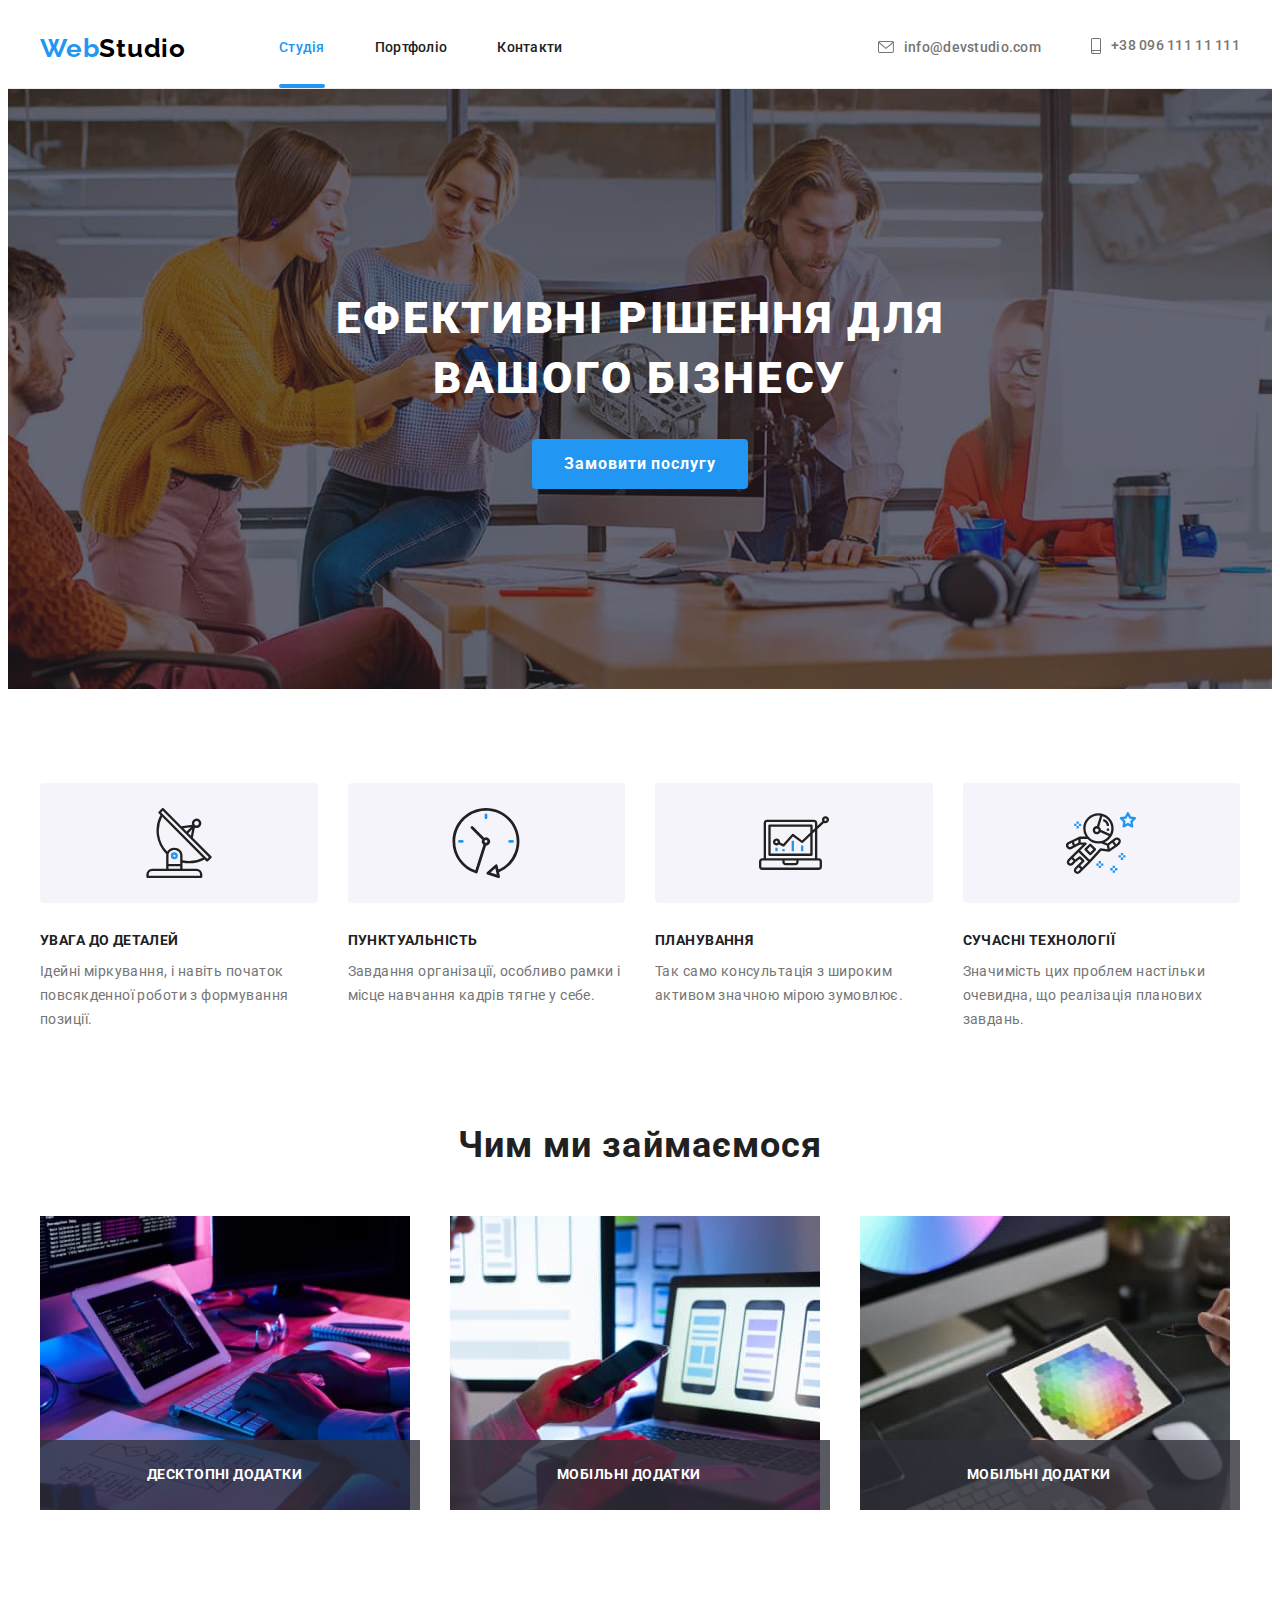
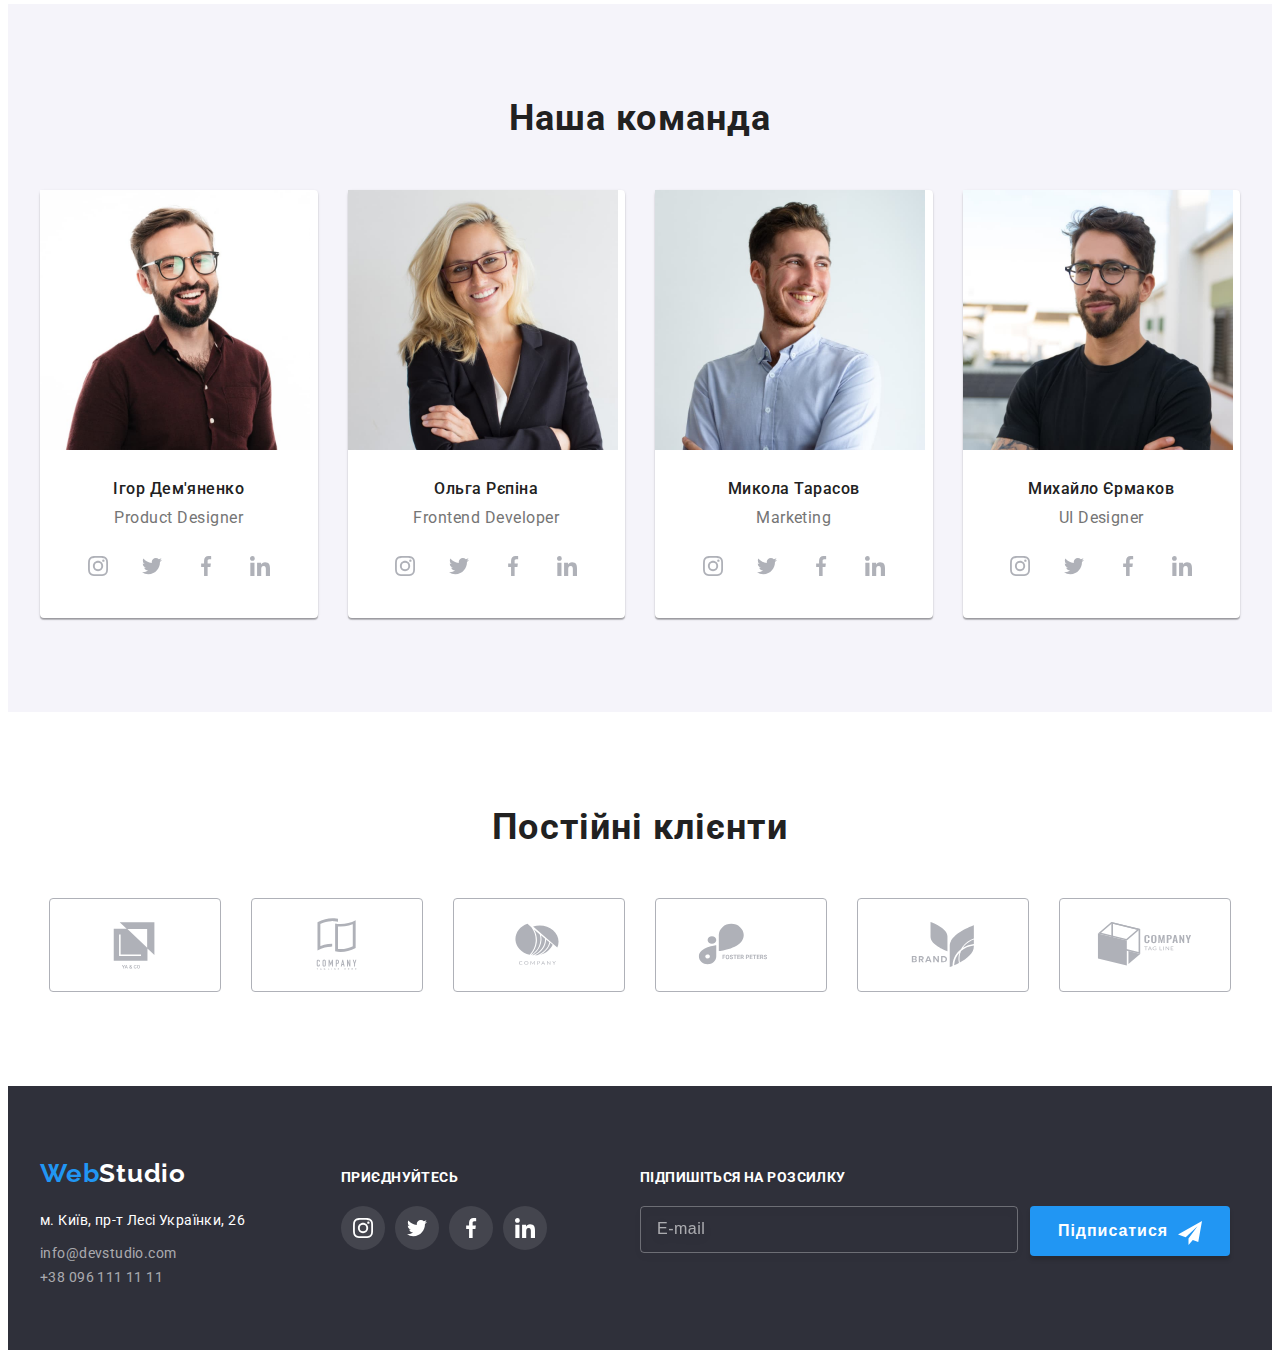
<file: index.html>
<!DOCTYPE html>
<html lang="uk">

<head>
    <meta charset="UTF-8">
    <meta http-equiv="X-UA-Compatible" content="IE=edge">
    <meta name="viewport" content="width=device-width, initial-scale=1.0">
    <title>Document</title>

 <!-- Fonts -->
    <link rel="preconnect" href="https://fonts.googleapis.com">
    <link rel="preconnect" href="https://fonts.gstatic.com" crossorigin>
    <link href="https://fonts.googleapis.com/css2?family=Raleway:wght@700&family=Roboto:wght@400;500;700;900&display=swap"
    rel="stylesheet">

  <!--Modern-normalize  -->

    <link rel="stylesheet" href="https://cdnjs.cloudflare.com/ajax/libs/modern-normalize/1.1.0/modern-normalize.min.css"
        integrity="sha512-wpPYUAdjBVSE4KJnH1VR1HeZfpl1ub8YT/NKx4PuQ5NmX2tKuGu6U/JRp5y+Y8XG2tV+wKQpNHVUX03MfMFn9Q=="
        crossorigin="anonymous" referrerpolicy="no-referrer" />

  <!--Custom styles-->

    <link rel="stylesheet" href="./css/styles.css">

</head>

<body>
    <!--Шапка сторінки-->

    <header class="heder line">
        <div class="container main">
            <nav class="navigation">
                <a href="./index.html" lang="en" class="logo link"> <span class="accent">Web</span>Studio</a>
                <ul class="site-nav">
                    <li class="item"><a href="" class="link current">Студія</a></li>
                    <li class="item"><a href="./portfolio.html" class="link">Портфоліо</a></li>
                    <li class="item"><a href="" class="link">Контакти</a></li>
                </ul>
            </nav>
            <ul class="auth-nav">
                <li class="item">
                    <a href="mailto:info@devstudio.com" class="link envelope">
                        <svg class="envelope-icon" width="16" height="12">
                          <use href="./images/icons.svg#icon-envelope"></use>
                        </svg>
                        info@devstudio.com </a>
                </li>
                <li class="item">
                    <a href="tel:+380961111111" class="link smartphone">
                        <svg class="smartphone-icon" width="10" height="16">
                          <use href="./images/icons.svg#icon-smartphone"></use>
                        </svg>
                        +38 096 111 11 111</a>
                </li>
            </ul>
        </div>
    </header>
    
    <main>
        <!--Bg-->

        <section class="section-bg section">
                <div class="bg container">
                    <h1 class="section-bg-title">Ефективні рішення для вашого бізнесу</h1>
                    <button type="button" class="section-bg-button" data-modal-open >Замовити послугу</button>
                </div>
        </section>
    
        <!--Інформація про сферу діяльності-->

        <section class="activity-section">
            <div class="container">
                <h2 hidden>Особливості</h2>
                <ul class="activity-list">
                    <li class="activity-item">

                        <div class="activity-icons">
                            <svg class="antenna-icon" width="70" height="70">
                              <use href="./images/icons.svg#icon-antenna"></use>
                            </svg>
                        </div>

                        <h3 class="activity-title">УВАГА ДО ДЕТАЛЕЙ</h3>
                        <p class="activity-text">Ідейні міркування, і навіть початок повсякденної роботи з формування позиції.</p>
                    </li>
                    <li class="activity-item">

                        <div class="activity-icons">
                            <svg class="clock-icon" width="70" height="70">
                                <use href="./images/icons.svg#icon-clock"></use>
                            </svg>
                        </div>
                        <h3 class="activity-title">ПУНКТУАЛЬНІСТЬ</h3>
                        <p class="activity-text">Завдання організації, особливо рамки і місце навчання кадрів тягне у себе.</p>
                    </li>
                    <li class="activity-item">

                        <div class="activity-icons">
                            <svg class="diagram-icon" width="70" height="70">
                                <use href="./images/icons.svg#icon-diagram"></use>
                            </svg>
                        </div>

                        <h3 class="activity-title">ПЛАНУВАННЯ</h3>
                        <p class="activity-text">Так само консультація з широким активом значною мірою зумовлює.</p>
                    </li>
                    <li class="activity-item">

                        <div class="activity-icons">
                            <svg class="astronaut-icon" width="70" height="70">
                                <use href="./images/icons.svg#icon-astronaut"></use>
                            </svg>
                        </div>
                        
                        <h3 class="activity-title">СУЧАСНІ ТЕХНОЛОГІЇ</h3>
                        <p class="activity-text">Значимість цих проблем настільки очевидна, що реалізація планових завдань.</p>
                    </li>
                </ul>
            </div>
        </section>

        <!-- сфера діяльності -->

        <section class="work-section section">
            <div class="work-box container">
                <h2 class="work-title">Чим ми займаємося</h2>
                <ul class="work-list">
                    <li class="work-item"> 
                        <div class="work-img">
                          <img src="./images/a/img.jpg" alt="Робота з програмами" width="370">
                          <p class="work-text">Десктопні додатки</p>                            
                        </div>
                    </li>
                    <li class="work-item"> 
                        <div class="work-img">
                            <img src="./images/a/img(4).jpg" alt="Дизайнер - розробник" width="370">
                            <p class="work-text">Мобільні додатки</p>
                        </div>
                    </li>
                    <li class="work-item">
                        <div class="work-img">
                            <img src="./images/a/img(5).jpg" alt="Вебдизайнер" width="370">
                            <p class="work-text">Мобільні додатки</p>
                        </div>
                        </li>
                </ul>
            </div>
        </section>

        <!--Склад команды-->

        <section class="team-section section">
            <div class="container">
                <h2 class="team-title">Наша команда</h2>
                <ul class="team-box">

                        <li class="team-list">
                            <img src="./images/b/img(6).jpg" alt="Фото Ігора" width="270" class="team-img">
                            <div class="box">
                                <h3 class="team-subtitle">Ігор Дем'яненко</h3>
                                <p lang="eu" class="team-text">Product Designer</p>
                        
                                <ul class="social-list">
                                    <li class="social-item">
                                        <a class="social-link link" href="https://www.instagram.com"
                                        target="_blank"
                                        rel="noopener noreferrer"
                                        aria-label="instagram"
                                        >
                                        <svg class="social-icon" width="20" height="20">
                                          <use href="./images/icons.svg#icon-instagram"></use>
                                        </svg>
                                        </a>
                                    </li>
                                    <li class="social-item">
                                        <a class="social-link link" href="https://twitter.com" target="_blank" rel="noopener noreferrer"
                                            aria-label="twitter">
                                            <svg class="social-icon" width="20" height="20">
                                                <use href="./images/icons.svg#icon-twitter"></use>
                                            </svg>
                                        </a>
                                    </li>
                                    <li class="social-item">
                                        <a class="social-link link" href="https://www.facebook.com" target="_blank" rel="noopener noreferrer"
                                            aria-label="facebook">
                                            <svg class="social-icon" width="20" height="20">
                                                <use href="./images/icons.svg#icon-facebook"></use>
                                            </svg>
                                        </a>
                                    </li>
                                    <li class="social-item">
                                        <a class="social-link link" href="https://www.linkedin.com" target="_blank" rel="noopener noreferrer"
                                            aria-label="linkedin">
                                            <svg class="social-icon" width="20" height="20">
                                                <use href="./images/icons.svg#icon-linkedin"></use>
                                            </svg>
                                        </a>
                                    </li>
                                </ul>
                            </div>
                        </li>
                    
                        <li class="team-list">
                            <img src="./images/b/img(1).jpg" alt="Фото Ольги" width="270" class="team-img">
                                <div class="box">
                                    <h3 class="team-subtitle">Ольга Рєпіна</h3>
                                    <p lang="eu" class="team-text">Frontend Developer</p>
                        
                                    <ul class="social-list">
                                        <li class="social-item">
                                            <a class="social-link link" href="https://www.instagram.com" target="_blank" rel="noopener noreferrer"
                                                aria-label="instagram">
                                                <svg class="social-icon" width="20" height="20">
                                                    <use href="./images/icons.svg#icon-instagram"></use>
                                                </svg>
                                            </a>
                                        </li>
                                        <li class="social-item">
                                            <a class="social-link link" href="https://twitter.com" target="_blank" rel="noopener noreferrer"
                                                aria-label="twitter">
                                                <svg class="social-icon" width="20" height="20">
                                                    <use href="./images/icons.svg#icon-twitter"></use>
                                                </svg>
                                            </a>
                                        </li>
                                        <li class="social-item">
                                            <a class="social-link link" href="https://www.facebook.com" target="_blank" rel="noopener noreferrer"
                                                aria-label="facebook">
                                                <svg class="social-icon" width="20" height="20">
                                                    <use href="./images/icons.svg#icon-facebook"></use>
                                                </svg>
                                            </a>
                                        </li>
                                        <li class="social-item">
                                            <a class="social-link link" href="https://www.linkedin.com" target="_blank" rel="noopener noreferrer"
                                                aria-label="linkedin">
                                                <svg class="social-icon" width="20" height="20">
                                                    <use href="./images/icons.svg#icon-linkedin"></use>
                                                </svg>
                                            </a>
                                        </li>
                                    </ul>
                                </div>
                        </li>

                        <li class="team-list">
                                <img src="./images/b/img(2).jpg" alt="Фото Миколая" width="270" class="team-img">
                                <div class="box">
                                    <h3 class="team-subtitle">Микола Тарасов</h3>
                                    <p lang="eu" class="team-text">Marketing</p>
                                    <ul class="social-list">
                                        <li class="social-item">
                                            <a class="social-link link" href="https://www.instagram.com" target="_blank" rel="noopener noreferrer"
                                                aria-label="instagram">
                                                <svg class="social-icon" width="20" height="20">
                                                    <use href="./images/icons.svg#icon-instagram"></use>
                                                </svg>
                                            </a>
                                        </li>
                                        <li class="social-item">
                                            <a class="social-link link" href="https://twitter.com" target="_blank" rel="noopener noreferrer"
                                                aria-label="twitter">
                                                <svg class="social-icon" width="20" height="20">
                                                    <use href="./images/icons.svg#icon-twitter"></use>
                                                </svg>
                                            </a>
                                        </li>
                                        <li class="social-item">
                                            <a class="social-link link" href="https://www.facebook.com" target="_blank" rel="noopener noreferrer"
                                                aria-label="facebook">
                                                <svg class="social-icon" width="20" height="20">
                                                    <use href="./images/icons.svg#icon-facebook"></use>
                                                </svg>
                                            </a>
                                        </li>
                                        <li class="social-item">
                                            <a class="social-link link" href="https://www.linkedin.com" target="_blank" rel="noopener noreferrer"
                                                aria-label="linkedin">
                                                <svg class="social-icon" width="20" height="20">
                                                    <use href="./images/icons.svg#icon-linkedin"></use>
                                                </svg>
                                            </a>
                                        </li>
                                    </ul>
                                </div>
                        </li>

                        <li class="team-list">
                                <img src="./images/b/img(3).jpg" alt="Фото Михайла" width="270">
                                <div class="box">
                                    <h3 class="team-subtitle">Михайло Єрмаков</h3>
                                    <p lang="eu" class="team-text">UI Designer</p>
                                    <ul class="social-list">
                                    <li class="social-item">
                                        <a class="social-link link" href="https://www.instagram.com" target="_blank" rel="noopener noreferrer"
                                            aria-label="instagram">
                                            <svg class="social-icon" width="20" height="20">
                                                <use href="./images/icons.svg#icon-instagram"></use>
                                            </svg>
                                        </a>
                                    </li>
                                    <li class="social-item">
                                        <a class="social-link link" href="https://twitter.com" target="_blank" rel="noopener noreferrer"
                                            aria-label="twitter">
                                            <svg class="social-icon" width="20" height="20">
                                                <use href="./images/icons.svg#icon-twitter"></use>
                                            </svg>
                                        </a>
                                    </li>
                                    <li class="social-item">
                                        <a class="social-link link" href="https://www.facebook.com" target="_blank" rel="noopener noreferrer"
                                            aria-label="facebook">
                                            <svg class="social-icon" width="20" height="20">
                                                <use href="./images/icons.svg#icon-facebook"></use>
                                            </svg>
                                        </a>
                                    </li>
                                    <li class="social-item">
                                        <a class="social-link link" href="https://www.linkedin.com" target="_blank" rel="noopener noreferrer"
                                            aria-label="linkedin">
                                            <svg class="social-icon" width="20" height="20">
                                                <use href="./images/icons.svg#icon-linkedin"></use>
                                            </svg>
                                        </a>
                                    </li>
                                    </ul>
                                </div>
                        </li>

                </ul>
            </div>
        </section>

        <!-- Постійні клієнти -->

        <section class="clients-section section">
            <div class="container">
                <h2 class="clients-title">Постійні клієнти</h2>
                <ul class="clients-list">
                    <li class="clients-item">
                        <a class="clients-link link" href="" target="_blank" rel="noopener noreferrer"
                            aria-label="company-ya&co">
                             <svg class="clients-icon" width="106" height="60">
                                <use href="./images/icons.svg#icon-ya"></use>
                             </svg>
                            </a>
                    </li>
                    <li class="clients-item">
                            <a class="clients-link link" href="" target="_blank" rel="noopener noreferrer" aria-label="company-tagline-here">
                                <svg class="clients-icon" width="106" height="60">
                                    <use href="./images/icons.svg#icon-company"></use>
                                </svg>
                            </a>
                    </li>
                    <li class="clients-item">
                            <a class="clients-link link" href="" target="_blank" rel="noopener noreferrer" aria-label="company">
                                <svg class="clients-icon" width="106" height="60">
                                    <use href="./images/icons.svg#icon-circle"></use>
                                </svg>
                            </a>
                    </li>
                    <li class="clients-item">
                            <a class="clients-link link" href="" target="_blank" rel="noopener noreferrer" aria-label="company-brand">
                                <svg class="clients-icon" width="106" height="60">
                                    <use href="./images/icons.svg#icon-foster"></use>
                                </svg>
                            </a>
                    </li>
                    <li class="clients-item">
                            <a class="clients-link link" href="" target="_blank" rel="noopener noreferrer" aria-label="company-tag-line">
                                <svg class="clients-icon" width="106" height="60">
                                    <use href="./images/icons.svg#icon-brand"></use>
                                </svg>
                            </a>
                    </li>
                    <li class="clients-item">
                            <a class="clients-link link" href="" target="_blank" rel="noopener noreferrer" aria-label="facebook">
                                <svg class="clients-icon" width="106" height="60">
                                    <use href="./images/icons.svg#icon-square"></use>
                                </svg>
                            </a>
                    </li>


                </ul>
            </div>
        </section>
    </main>


    <!--Футер-->

    <footer class="footer">
        <div class="footer-container container">
            <div class="footer-left">
                <a href="./index.html" lang="en" class="footer-logo link"><span class="accent">Web</span>Studio</a>
                <address class="footer-adress">
                    <p class="footer-text">м. Київ, пр-т Лесі Українки, 26</p>
                    <ul class="footer-list">
                        <li ><a href="mailto:info@devstudio.com" class="footer-item indent link">info@devstudio.com</a></li>
                        <li><a href="tel:+380961111111" class="footer-item link">+38 096 111 11 11</a></li>
                    </ul>
                </address>
            </div>

            <div class="footer-right">
                <p class="footer-social">приєднуйтесь</p>
                <ul class="footer-social-list">
                    <li class="footer-social-item">
                        <a class="footer-social-link link" href="https://www.instagram.com" target="_blank" rel="noopener noreferrer"
                            aria-label="instagram">
                            <svg class="social-icon" width="20" height="20">
                                <use href="./images/icons.svg#icon-instagram"></use>
                            </svg>
                        </a>
                    </li>
                    <li class="footer-social-item">
                        <a class="footer-social-link link" href="https://twitter.com" target="_blank" rel="noopener noreferrer"
                            aria-label="twitter">
                            <svg class="social-icon" width="20" height="20">
                                <use href="./images/icons.svg#icon-twitter"></use>
                            </svg>
                        </a>
                    </li>
                    <li class="footer-social-item">
                        <a class="footer-social-link link" href="https://www.facebook.com" target="_blank" rel="noopener noreferrer"
                            aria-label="facebook">
                            <svg class="social-icon" width="20" height="20">
                                <use href="./images/icons.svg#icon-facebook"></use>
                            </svg>
                        </a>
                    </li>
                    <li class="footer-social-item">
                        <a class="footer-social-link link" href="https://www.linkedin.com" target="_blank" rel="noopener noreferrer"
                            aria-label="linkedin">
                            <svg class="social-icon" width="20" height="20">
                                <use href="./images/icons.svg#icon-linkedin"></use>
                            </svg>
                        </a>
                    </li>
                </ul>
            </div>
           
            <div class="booking-group">
                <p class="booking-text-form">Підпишіться на розсилку</p>
                <form class="booking-form">
                    <label class="booking-label">
                        <input type="email" class="booking-emai-field" name="user-email" placeholder="E-mail">
                    </label>
                        <div class="button-booking-fotm">
                            <button class="button-booking" type="submit">Підписатися</button>
                                <svg class="plane-booking-fotm" width="24" height="24">
                                  <use href="./images/icons.svg#icon-send"></use>
                                </svg>
                        </div>
                </form>
             
            </div>
            
            
            
        </div>
    </footer>




    <!-- Модальне вікно -->

    <div class="backdrop is-hidden" data-modal>
        <div class="modal">
            <button class="modal-close" data-modal-close>
                <svg class="icon-close" width="18" height="18">
                  <use href="./images/icons.svg#icon-close"></use>
                </svg>
            </button>
          
            <p class="modal-title">Залиште свої дані, ми вам передзвонимо</p>
            <form class="modal-form" name="modal_form">
                <div class="modal-form-group">
                    <label class="name-label" for="user-name">Ім'я</label>
                        <div class="input-wrapper">
                            <input type="text" class="name-input" id="user-name">
                            <svg class="modal-icon" width="18" height="18">
                              <use href="./images/icons.svg#person"></use>
                            </svg>
                        </div>
                    
                    <label class="name-label" for="user-tel">Телефон</label>
                        <div class="input-wrapper">
                            <input type="tel" class="name-input" id="user-tel">
                            <svg class="modal-icon" width="18" height="18">
                                <use href="./images/icons.svg#phone"></use>
                            </svg>
                        </div>
                    
                    <label class="name-label" for="user-email">Пошта</label>
                        <div class="input-wrapper">
                            <input type="email" class="name-input" id="user-email-modal">
                            <svg class="modal-icon" width="18" height="18">
                                <use href="./images/icons.svg#email"></use>
                            </svg>
                        </div>
                    
                    <label class="name-label">Коментар</label>
                    <textarea 
                        name="user-coment" 
                        class="modal-coment"
                        rows="5"
                        placeholder="Введіть текст"
                        
                    ></textarea>
                </div>
                          
                <label class="checkbox-label">
                    <input type="checkbox" name="modal-checkbox"class="checkbox-input">
                    <span class="new-icon"></span>
                    Погоджуюся з розсилкою та приймаю <a href="" class="modal-link" > Умови договору</a>
                </label>
                
                <button type="submit" class="modal-btn">Відправити</button>
                
            </form>

        </div>
    </div>

    <script src="./js/modal.js"></script>
</body>
</html>
</file>
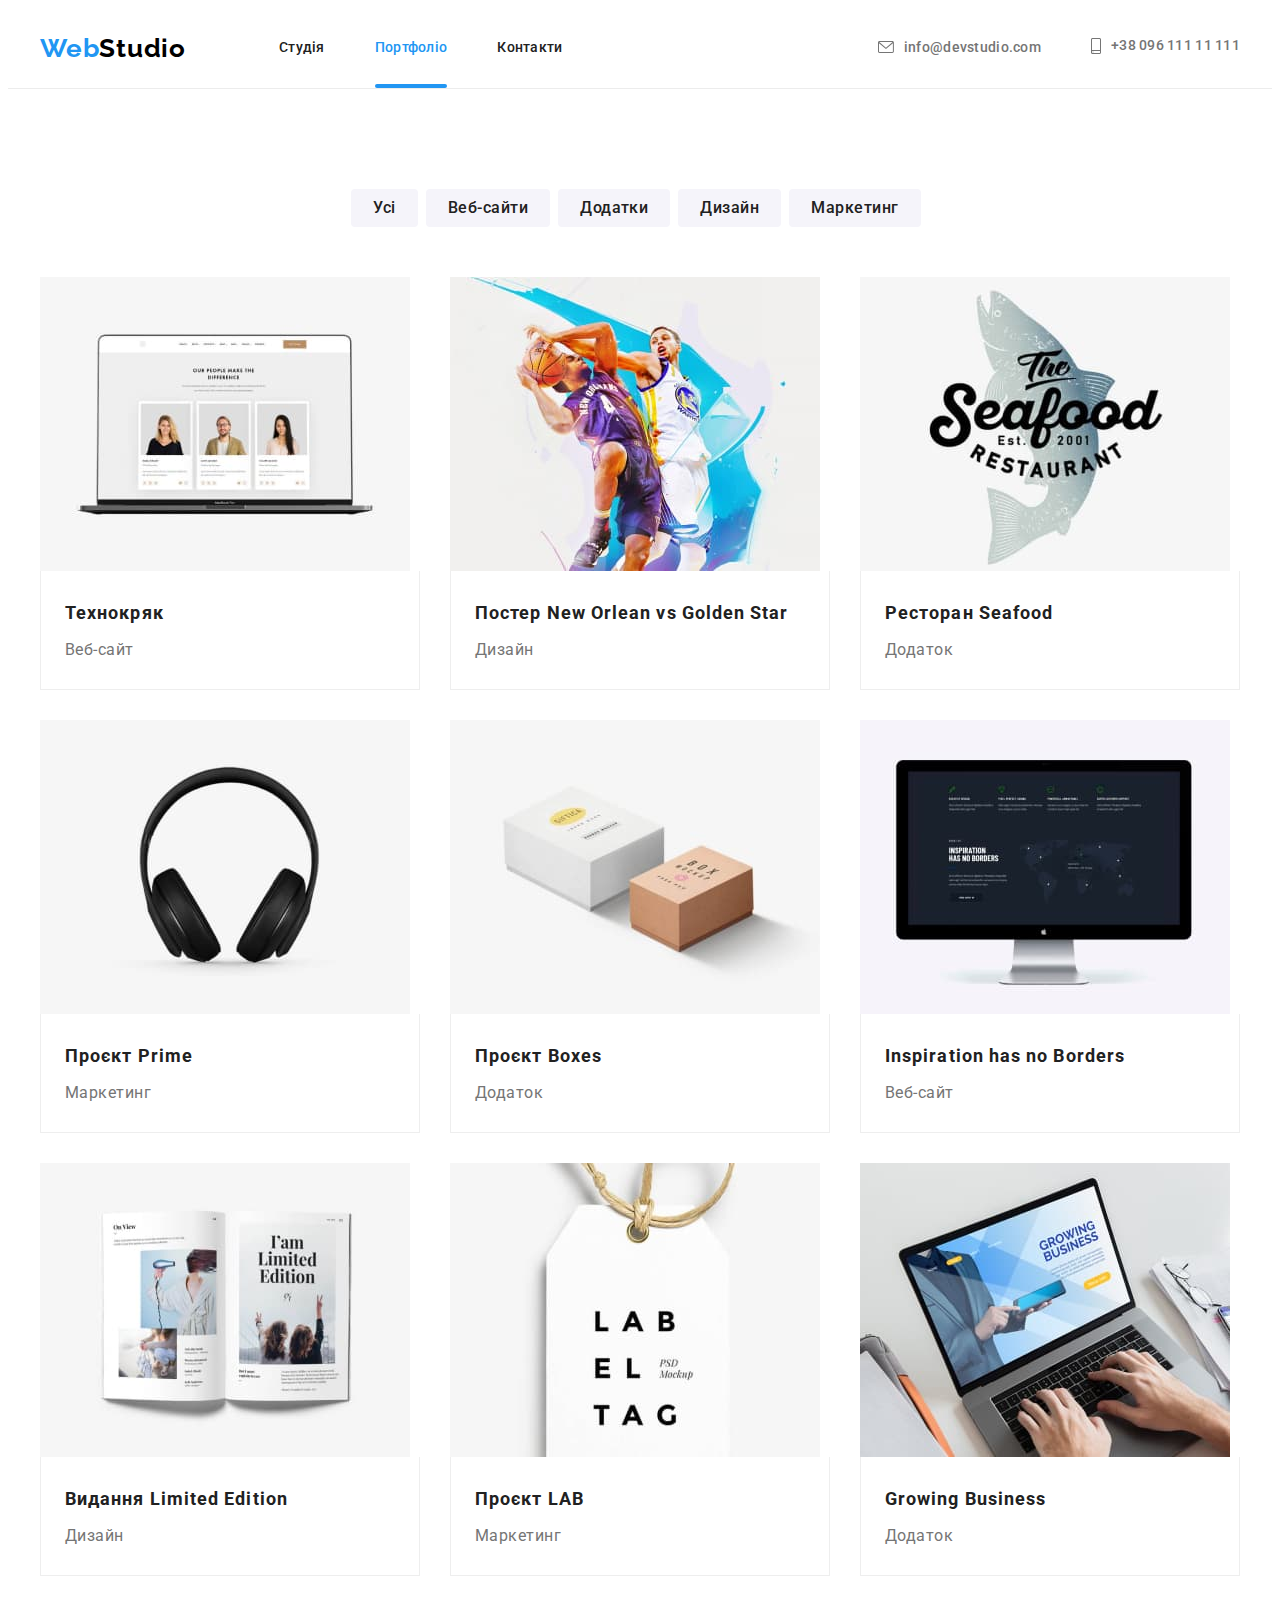
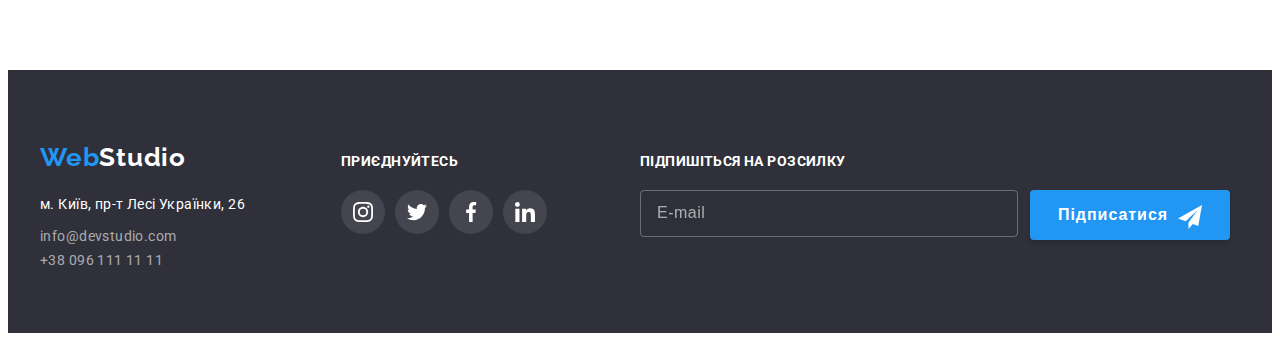
<file: portfolio.html>
<!DOCTYPE html>
<html lang="uk">

<head>
    <meta charset="UTF-8">
    <meta http-equiv="X-UA-Compatible" content="IE=edge">
    <meta name="viewport" content="width=device-width, initial-scale=1.0">
    <title>Document</title>

 <!-- Fonts -->

    <link rel="preconnect" href="https://fonts.googleapis.com">
    <link rel="preconnect" href="https://fonts.gstatic.com" crossorigin>
    <link href="https://fonts.googleapis.com/css2?family=Raleway:wght@700&family=Roboto:wght@400;500;700;900&display=swap"
        rel="stylesheet">

 <!--Modern-normalize  -->
    
    <link rel="stylesheet" href="https://cdnjs.cloudflare.com/ajax/libs/modern-normalize/1.1.0/modern-normalize.min.css"
        integrity="sha512-wpPYUAdjBVSE4KJnH1VR1HeZfpl1ub8YT/NKx4PuQ5NmX2tKuGu6U/JRp5y+Y8XG2tV+wKQpNHVUX03MfMFn9Q=="
        crossorigin="anonymous" referrerpolicy="no-referrer" />
    
 <!--Custom styles-->

    <link rel="stylesheet" href="./css/styles.css">

</head>

<body>
    <!--Шапка сторінки-->
    <header class="heder line">
        <div class="container main">
            <nav class="navigation">
                <a href="./index.html" lang="en" class="logo link"> <span class="accent">Web</span>Studio</a>
                <ul class="site-nav">
                    <li class="item"><a href="./index.html" class="link">Студія</a></li>
                    <li class="item"><a href="" class="link current">Портфоліо</a></li>
                    <li class="item"><a href="" class="link">Контакти</a></li>
                </ul>
                </nav>
                <ul class="auth-nav">
                <li class="item">
                    <a href="mailto:info@devstudio.com" class="link envelope">
                        <svg class="envelope-icon" width="16" height="12">
                            <use href="./images/icons.svg#icon-envelope"></use>
                        </svg>
                        info@devstudio.com </a>
                </li>
                <li class="item">
                    <a href="tel:+380961111111" class="link smartphone">
                        <svg class="smartphone-icon" width="10" height="16">
                            <use href="./images/icons.svg#icon-smartphone"></use>
                        </svg>
                        +38 096 111 11 111</a>
                </li>
                </ul>
                </div>
                </header>
    <!-- Main -->
    <main>
        <section class="portfolio section">
            <div class="container">
                <h1 hidden>Портфоліо</h1>
                <ul class="portfolio-filter ">
                    <li class="portfolio-item"><button type="button" class="button">Усі</button>
                    <li class="portfolio-item"><button type="button" class="button">Веб-сайти</button>
                    <li class="portfolio-item"><button type="button" class="button">Додатки</button>
                    <li class="portfolio-item"><button type="button" class="button">Дизайн</button>
                    <li class="portfolio-item"><button type="button" class="button">Маркетинг</button>
                </ul>
                <ul class="project-list">
                    <li class="project-item">
                            <a href="" class="project-link link">
                            
                                <div class="project-thumb">
                                    <img src="./images/portfolio/img(1).jpg" alt="Ноутбук" width="370">
                                    <div class="project-overlay">
                                        <p class="project-link-text"> Ресурс пропонує комплексні пропозиції з різним рівнем функціоналу та сервісів. Все
                                            це
                                            дозволить відвідувачу отримати
                                            вичерпні відомості про компанію чи приватну особу.
                                        </p>
                                    </div>
                                </div>
                            
                                <div class="project-infa">
                                    <h2 class="project-title">Технокряк</h2>
                                    <p class="project-text">Веб-сайт</p>
                                </div>
                            </a>

                    </li>
                    <li class="project-item">
                        <a href="" class="project-link link">
                            <div class="project-thumb">
                                <img src="./images/portfolio/img(2).jpg" alt="Гра у баскетбол" width="370" class="project-img">
                                <div class="project-overlay">
                                    <p class="project-link-text"> Ресурс пропонує комплексні пропозиції з різним рівнем функціоналу та сервісів. Все
                                        це
                                        дозволить відвідувачу отримати
                                        вичерпні відомості про компанію чи приватну особу.
                                    </p>
                                </div>
                            </div>

                            <div class="project-infa">
                                <h2 class="project-title">Постер New Orlean vs Golden Star</h2>
                                <p class="project-text">Дизайн</p>
                            </div>
                        </a>
                    </li>
                    <li class="project-item">
                        <a href="" class="project-link link">
                        <div class="project-thumb">
                            <img src="./images/portfolio/img(3).jpg" alt="Серветка" width="370">
                            <div class="project-overlay">
                                <p class="project-link-text"> Ресурс пропонує комплексні пропозиції з різним рівнем функціоналу та сервісів. Все
                                    це
                                    дозволить відвідувачу отримати
                                    вичерпні відомості про компанію чи приватну особу.
                                </p>
                            </div>
                        </div>

                            <div class="project-infa">
                                <h2 class="project-title">Ресторан Seafood</h2>
                                <p class="project-text">Додаток</p>
                            </div>
                        </a>
                    </li>
                    <li class="project-item">
                        <a href="" class="project-link link">
                            <div class="project-thumb">
                                <img src="./images/portfolio/img(4).jpg" alt="Навушники" width="370">
                                <div class="project-overlay">
                                    <p class="project-link-text"> Ресурс пропонує комплексні пропозиції з різним рівнем функціоналу та сервісів. Все
                                        це
                                        дозволить відвідувачу отримати
                                        вичерпні відомості про компанію чи приватну особу.
                                    </p>
                                </div>
                            </div>

                            <div class="project-infa">
                                <h2 class="project-title">Проєкт Prime</h2>
                                <p class="project-text">Маркетинг</p>
                            </div>
                        </a>
                    </li>
                    <li class="project-item">
                        <a href="" class="project-link link">
                            <div class="project-thumb">
                                <img src="./images/portfolio/img(5).jpg" alt="Коробки" width="370">
                                <div class="project-overlay">
                                    <p class="project-link-text"> Ресурс пропонує комплексні пропозиції з різним рівнем функціоналу та сервісів. Все
                                        це
                                        дозволить відвідувачу отримати
                                        вичерпні відомості про компанію чи приватну особу.
                                    </p>
                                </div>
                            </div>

                            <div class="project-infa">
                                <h2 class="project-title">Проєкт Boxes</h2>
                                <p class="project-text">Додаток</p>
                            </div>
                        </a>
                    </li>
                    <li class="project-item">
                        <a href="" class="project-link link">
                            <div class="project-thumb">
                                <img src="./images/portfolio/img(6).jpg" alt="Монитор" width="370">
                                <div class="project-overlay">
                                    <p class="project-link-text"> Ресурс пропонує комплексні пропозиції з різним рівнем функціоналу та сервісів. Все
                                        це
                                        дозволить відвідувачу отримати
                                        вичерпні відомості про компанію чи приватну особу.
                                    </p>
                                </div>
                            </div>

                            <div class="project-infa">
                                <h2 lang="eu" class="project-title">Inspiration has no Borders</h2>
                                <p class="project-text">Веб-сайт</p>
                            </div>
                        </a>
                    </li>
                    <li class="project-item">
                        <a href="" class="project-link link">
                            <div class="project-thumb">
                                <img src="./images/portfolio/img(7).jpg" alt="Книга" width="370">
                                <div class="project-overlay">
                                    <p class="project-link-text"> Ресурс пропонує комплексні пропозиції з різним рівнем функціоналу та сервісів. Все
                                        це
                                        дозволить відвідувачу отримати
                                        вичерпні відомості про компанію чи приватну особу.
                                    </p>
                                </div>
                            </div>

                            <div class="project-infa">
                                <h2 class="project-title">Видання Limited Edition</h2>
                                <p class="project-text">Дизайн</p>
                            </div>
                        </a>
                    </li>
                    <li class="project-item">
                        <a href="" class="project-link link">
                            <div class="project-thumb">
                                <img src="./images/portfolio/img(8).jpg" alt="Бірка" width="370">
                                <div class="project-overlay">
                                    <p class="project-link-text"> Ресурс пропонує комплексні пропозиції з різним рівнем функціоналу та сервісів. Все
                                        це
                                        дозволить відвідувачу отримати
                                        вичерпні відомості про компанію чи приватну особу.
                                    </p>
                                </div>
                            </div>

                            <div class="project-infa">
                                <h2 class="project-title">Проєкт LAB</h2>
                                <p class="project-text">Маркетинг</p>
                            </div>
                        </a>
                    </li>
                    <li class="project-item">
                        <a href="" class="project-link link">
                            <div class="project-thumb">
                                <img src="./images/portfolio/img(9).jpg" alt="Робота на ноутбуке" width="370">
                                <div class="project-overlay">
                                    <p class="project-link-text"> Ресурс пропонує комплексні пропозиції з різним рівнем функціоналу та сервісів. Все
                                        це
                                        дозволить відвідувачу отримати
                                        вичерпні відомості про компанію чи приватну особу.
                                    </p>
                                </div>
                            </div>

                            <div class="project-infa">
                                <h2 lang="eu" class="project-title">Growing Business</h2>
                                <p class="project-text">Додаток</p>
                            </div>
                        </a>
                    </li>
                </ul>
            </div>
        </section>
    </main>
<!--Футер-->
<footer class="footer">
    <div class="footer-container container">
        <div class="footer-left">
            <a href="./index.html" lang="en" class="footer-logo link"><span class="accent">Web</span>Studio</a>
            <address class="footer-adress">
                <p class="footer-text">м. Київ, пр-т Лесі Українки, 26</p>
                <ul class="footer-list">
                    <li><a href="mailto:info@devstudio.com" class="footer-item indent link">info@devstudio.com</a></li>
                    <li><a href="tel:+380961111111" class="footer-item link">+38 096 111 11 11</a></li>
                </ul>
            </address>
        </div>

        <div class="footer-right">
            <p class="footer-social">приєднуйтесь</p>
            <ul class="footer-social-list">
                <li class="footer-social-item">
                    <a class="footer-social-link link" href="https://www.instagram.com" target="_blank"
                        rel="noopener noreferrer" aria-label="instagram">
                        <svg class="social-icon" width="20" height="20">
                            <use href="./images/icons.svg#icon-instagram"></use>
                        </svg>
                    </a>
                </li>
                <li class="footer-social-item">
                    <a class="footer-social-link link" href="https://twitter.com" target="_blank"
                        rel="noopener noreferrer" aria-label="twitter">
                        <svg class="social-icon" width="20" height="20">
                            <use href="./images/icons.svg#icon-twitter"></use>
                        </svg>
                    </a>
                </li>
                <li class="footer-social-item">
                    <a class="footer-social-link link" href="https://www.facebook.com" target="_blank"
                        rel="noopener noreferrer" aria-label="facebook">
                        <svg class="social-icon" width="20" height="20">
                            <use href="./images/icons.svg#icon-facebook"></use>
                        </svg>
                    </a>
                </li>
                <li class="footer-social-item">
                    <a class="footer-social-link link" href="https://www.linkedin.com" target="_blank"
                        rel="noopener noreferrer" aria-label="linkedin">
                        <svg class="social-icon" width="20" height="20">
                            <use href="./images/icons.svg#icon-linkedin"></use>
                        </svg>
                    </a>
                </li>
            </ul>


        </div>

        <div class="booking-group">
            <p class="booking-text-form">Підпишіться на розсилку</p>
            <form class="booking-form">
                <label class="booking-label">
                    <input type="email" class="booking-emai-field" name="user-email" placeholder="E-mail">
                </label>
                <div class="button-booking-fotm">
                    <button class="button-booking" type="submit">Підписатися</button>
                    <svg class="plane-booking-fotm" width="24" height="24">
                        <use href="./images/icons.svg#icon-send"></use>
                    </svg>
                </div>
            </form>
        
        </div>
    </div>
</footer>
</body>

</html>
</file>
<file: css/styles.css>
/* основной цвет текста (заголовков) #212121 */
/* вторичный цвет текста (параграфов) #757575  */
/* акцент #2196F3 */
/* белый цвет текста #FFFFFF*/

/* основной цвет фона  #F5F5F5*/
/* цвет фона в heder #FFFFFF */
/* цвет фона секция Bg и футер #2F303A */
/* цвет фона секция Склад команды#F5F4FA */

:root {
    --primary-text-color: #212121;
    --text-color: #757575;
    --accent-color: #2196F3;
    --white-color: #FFFFFF;
    --black-color: #000000;

    --background-color: #FFFFFF;
    --background-color-secondary: #F5F4FA;
    --background-color-third: #2F303A;
    --background-color-accent: #2196F3;
    --background-color-aktive: #188CE8;

    --border-portfolio: #EEEEEE;
    --border-line: #ECECEC;
}

body {
 font-family: Roboto, sans-serif;
 color: var(--primary-text-color);
 background-color: var(--background-color);
}
 
/* reset style */

h1,
h2,
h3,
h4,
h5,
h6,
p {
 margin: 0;
}

ul {
 list-style: none;
 padding: 0;
 margin: 0;
}

.link {
 text-decoration: none;
}
 
img {
    display: block;
    max-width: 100%;
    height: auto;
}

.container {
    width: 1200px;
    padding-left: 15px;
    padding-right: 15px;
    margin-left: auto;
    margin-right: auto;

    /* outline: 2px solid blue; */
}

.section {
    padding-top: 94px;
    padding-bottom: 94px;
    /* outline: 2px solid orange; */

}

/* Модальне вікно */

.backdrop {
    position: fixed;
    top: 0;
    left: 0;

    width: 100%;
    height: 100%;
    background-color: rgba(0, 0, 0, 0.2);
    opacity: 1;
    transition: opacity 250ms cubic-bezier(0.4, 0, 0.2, 1), visibility 250ms cubic-bezier(0.4, 0, 0.2, 1);
}

.backdrop.is-hidden {
    opacity: 0;
    pointer-events: none;
    visibility: hidden;
}

.modal {
    position: absolute;
    top: 50%;
    left: 50%;
    padding: 40px;

    min-width: 528px;
    min-height: 581px;
    background-color: #FFFFFF;
    box-shadow: 0px 1px 3px rgba(0, 0, 0, 0.12), 0px 1px 1px rgba(0, 0, 0, 0.14), 0px 2px 1px rgba(0, 0, 0, 0.2);
    border-radius: 4px;
    transform: translate(-50%, -50%) scale(1);
    transition: transform 250ms cubic-bezier(0.4, 0, 0.2, 1);
}

.backdrop.is-hidden .modal {    
    transform: translate(-50%, -50%) scale(0.8);
    
}

.modal-close {
    position: absolute;
    top: 8px;
    right: 8px;

    display: inline-flex;
    justify-content: center;
    align-items: center;

    padding: 0;
    cursor: pointer;
    border-radius: 50%;
    width: 30px;
    height: 30px;
    background-color: #FFFFFF;
    border: 1px solid rgba(0, 0, 0, 0.1);
    
}

.icon-close {
    background-color: inherit;
    transition: fill 250ms cubic-bezier(0.4, 0, 0.2, 1);
}

.modal-close:focus, 
.modal-close:hover {
    fill: #2196F3;
    
}

.modal-title {
    font-weight: 700;
    font-size: 20px;
    line-height: 23px;
    text-align: center;
    letter-spacing: 0.03em;

    color: #212121;
    margin-bottom: 12px;
}



.modal-form-group{
    margin-bottom: 20px;
    
}


.name-label {
    display: block;
    font-weight: 400;
    font-size: 12px;
    line-height:1.17;
    margin-bottom: 4px;  
    
    letter-spacing: 0.01em;
    
    color: #757575;
    
    
}

.input-wrapper{
 position: relative;
 margin-bottom: 10px;
}



.name-input {
    display: block;
    width: 100%;
    height: 40px;
    border: 1px solid rgba(33, 33, 33, 0.2);
    border-radius: 4px;
    outline: 1px solid transparent;
    outline-offset: -1px;
    padding-left: 42px;
    transition: outline-color 250ms cubic-bezier(0.4, 0, 0.2, 1);
}

.name-input:focus, .name-input:hover {
outline-color: #2196F3;

}

.name-input:focus + .modal-icon {
   fill: #2196F3; 
}

.modal-icon {
    position: absolute;
    top: 25%;
    left: 12px;
    transition: fill 250ms cubic-bezier(0.4, 0, 0.2, 1);
}

.modal-coment{
    display: block;
    width: 100%;
    max-height: 120px;
    border: 1px solid rgba(33, 33, 33, 0.2);
    border-radius: 4px;
    outline: 1px solid transparent;
    outline-offset: -1px;
    padding: 12px 16px;
    resize: none;
    transition: outline-color 250ms cubic-bezier(0.4, 0, 0.2, 1);
}

.modal-coment:focus, .modal-coment:hover {
    outline-color: #2196F3;
}

.modal-coment::placeholder {
   
    font-weight: 400;
    font-size: 12px;
    line-height: 1.17;
    letter-spacing: 0.01em;
    
    color: rgba(117, 117, 117, 0.5);
}


.checkbox-label {
    font-weight: 400;
    font-size: 14px;
    line-height: 1.71;
    letter-spacing: 0.03em;
    color: #757575;
    display: flex;
    align-items: center;
    justify-content: center;
    margin-bottom: 30px;
    user-select: none;
}


.checkbox-input {
    position: absolute;
    white-space: nowrap;
    width: 1px;
    height: 1px;
    overflow: hidden;
    border: 0;
    padding: 0;
    clip: rect(0 0 0 0);
    clip-path: inset(50%);
    margin: -1px;
}

.checkbox-input {
    margin-right: 8px;   
 
}

.checkbox-input:checked + .new-icon {
    border-color: #000000;
    background-color: #2196F3;
    background-image: url(../images/modal-window/icon.svg);
    background-size: contain;
    background-origin: border-box;
    background-position: center;
    
}

.new-icon {
    display: inline-block;
    width: 16px;
    height: 15px;
    border: 1px solid #000000;
    border-radius: 2px;
    margin-right: 8px;
    transition: 250ms cubic-bezier(0.4, 0, 0.2, 1);
    
}

.modal-link {
    text-decoration-line: underline;
    
    color: #2196F3;
    margin-left: 5px;
    text-underline-offset: 2px;
}

.modal-btn{
    font-family: inherit;
    font-weight: 700;
    font-size: 16px;
    line-height: 1.88;
    
    display: block;
    
    letter-spacing: 0.06em;

    color: #FFFFFF;
    width: 200px;
    height: 50px;
    background: #2196F3;
    box-shadow: 0px 4px 4px rgba(0, 0, 0, 0.15);
    border-radius: 4px;
    border: none;
    cursor: pointer;
    padding: 10px 52px;
    margin: 0 auto;
    transition: background 250ms cubic-bezier(0.4, 0, 0.2, 1); 
}

.modal-btn:hover,
.modal-btn:focus {
    background: #188CE8;
    
}



/*-------------header-------------*/


.heder {
 background-color: var(--background-colorl);
  
}

.line {
 border-bottom: 1px solid var(--border-line);
 
}

.main {
    display: flex;
    align-items: center;
}

/* logo */

.logo {
 margin-right: 93px;
 
 font-family: Raleway;
 font-weight: 700;
 font-size: 26px;
 line-height: 1.19;
 letter-spacing: 0.03em;
 color: var(--black-color);
} 
  
.accent {
 color: var(--accent-color);
}

/* nav */
/* site-nav */

.navigation {
    display: flex;
    align-items: center;
}

.site-nav {
    display: flex;
    align-items: center;
    
}

.site-nav .item:not(:last-child) {
    margin-right: 50px;

}

.site-nav .link {
    position: relative;
    display: block;
    padding-top: 32px;
    padding-bottom: 32px;

    font-weight: 500;
    font-size: 14px;
    line-height: 1.14;
    letter-spacing: 0.02em;
    color: var(--primary-text-color);
    transition: color 250ms cubic-bezier(0.4, 0, 0.2, 1);
}


.site-nav .link.current {
 color: var(--accent-color);
}

.site-nav .link.current::after {
    display: block;
    position: absolute;
    left: 0;
    bottom: 0;
    content: "";
    width: 100%;
    height: 4px;
    background: #2196F3;
    border-radius: 2px;
}



.site-nav .link:hover,
.site-nav .link:focus {
 color: var(--accent-color);

}

/*  auth-nav*/

.auth-nav {
    display: flex;
    align-items: center;
    margin-left: auto;
        
} 

.auth-nav .item:not(:last-child) {
    margin-right: 50px;

}

.auth-nav .link {
    display: inline-flex;
    align-items: center;
    color: currentColor;

    font-weight: 500;
    font-size: 14px;
    line-height: 1.14;
    letter-spacing: 0.02em;   
    color: var(--text-color);
    transition: color 250ms cubic-bezier(0.4, 0, 0.2, 1);
}

.auth-nav .link:hover,
.auth-nav .link:focus {
    color: var(--accent-color);
}


.envelope-icon, .smartphone-icon {
    margin-right: 10px;
    fill: currentColor;

}

/* .smartphone-icon {
    margin-right: 10px;
} */

/* .auth-nav .link.envelope::before{
    display: inline-flex;
    content: " ";
    width: 16px;
    height: 12px;
    background-size: contain;
    background-image: url(../images/icons.svg/envelope.svg);
    margin-right: 10px;

}

.auth-nav .link.smartphone::before {
    content: " ";
    width: 10px;
    height: 16px;
    background-size: contain;
    
    background-image: url(../images/icons.svg/smartphone.svg);
    margin-right: 10px;


} */
/*--------------- main-------------- */

/* bg */

.section-bg {
    padding-top: 200px;
    padding-bottom: 200px;
   
    max-width: 1600px;
    margin-left: auto;
    margin-right: auto;

    background-color:#C4C4C4;
    background-image: linear-gradient(
    to right,
    rgba(47, 48, 58, 0.4), rgba(47, 48, 58, 0.4)),
    url(../images/section-bg/Img.jpg);
           
    background-repeat: no-repeat;
    background-position: center;

    margin-left: auto;
    margin-right: auto;
 
}
  
.bg {
 text-align: center;
}

.section-bg-title {
    margin-right: auto;
    margin-left: auto;
    margin-bottom: 30px;

    width: 721px;
    font-weight: 900;
    font-size: 44px;
    line-height: 1.36;
    
    letter-spacing: 0.06em;
    text-transform: uppercase;
    color: var(--white-color);

}

.section-bg-button {
    font-family: inherit;
    font-weight: 700;
    font-size: 16px;
    line-height: 1.87;
    letter-spacing: 0.06em;
    cursor: pointer;
    color: var(--white-color);
    background-color: var(--background-color-accent);
    border: none;
    padding: 10px 32px;
    border-radius: 4px;
    min-width: 216px;
    min-height: 50px;
    left: 677px;
    top: 445px;

    transition: background-color 250ms cubic-bezier(0.4, 0, 0.2, 1), text-shadow 250ms cubic-bezier(0.4, 0, 0.2, 1);
    
}

.section-bg-button:hover,
.section-bg-button:focus {
    background-color: var(--background-color-aktive);
    text-shadow: 0px 4px 4px #000000;
       
}

/*  Інформація про сферу діяльності*/

/*  Приховали заголовок*/

.visually-hidden {
  position: absolute;
  white-space: nowrap;
  width: 1px;
  height: 1px;
  overflow: hidden;
  border: 0;
  padding: 0;
  clip: rect(0 0 0 0);
  clip-path: inset(50%);
  margin: -1px;
}


.activity-section {
    padding-top: 94px;
    
}


.activity-list {
    display: flex;
    
}

.activity-item {
    display: block;
    
    flex-basis: calc((100% - 90px) / 4);
    margin-right: 30px;
    margin-bottom: 30px;
}


.activity-item:nth-child(4n) {
    margin-right: 0px;
}

.activity-item:nth-last-child(-n+4) {
    margin-bottom: 0px;
}

.activity-icons {
    display: flex;
    justify-content: center;
    padding-top: 25px;
    padding-bottom: 25px;
    background-color: #F5F4FA;
    border-radius: 4px;
    margin-bottom: 30px;

}


.activity-title {
    margin-bottom: 10px;

    font-size: 14px;
    line-height: 1.14;
    letter-spacing: 0.03em;
    text-transform: uppercase;
}    

.activity-text {
    font-size: 14px;
    line-height: 24px;
    letter-spacing: 0.03em;
    color: var(--text-color);
}

/* сфера діяльності */

.work-section {
 padding-bottom: 94px;
}

.work-list {
    display: flex;
    flex-wrap: wrap;
    gap: 30px;

}

.work-item {
    flex-basis: calc((100% - 60px) / 3);
    
}

.work-img {
 position: relative;
 
} 

.work-img::before {
    display: inline-block;
    position: absolute;
    bottom: 0;
    left: 0;
    
    content: '';
    width: 100%;
    height: 70px;
    background-color: rgba(47, 48, 58, 0.8);
    
}

.work-text {
    position: absolute;  
    top: 251px;
    left: 107px;
        
    font-weight: 700;
    font-size: 14px;
    line-height: 1.14;
    text-align: center;
    letter-spacing: 0.03em;
    text-transform: uppercase;

    color: #FFFFFF;
}


.work-title, .team-title {
    margin-bottom: 50px;

    font-size: 36px;
    line-height: 1.16;
    text-align: center;
    letter-spacing: 0.03em;
}


/* Склад команды */

.team-box {
    display: flex;
    flex-wrap: wrap;
    gap: 30px;
    
}

.box {
    text-align: center;
    padding: 30px;
    
}
.team-list {
 flex-basis: calc((100% - 90px) / 4);
 border-radius: 4px;
  
}

.team-section {
 background-color: var(--background-color-secondary);
}

.team-list {
    background-color: var(--background-color);
    box-shadow: 0px 1px 3px rgba(0, 0, 0, 0.12),
    0px 1px 1px rgba(0, 0, 0, 0.14),
    0px 2px 1px rgba(0, 0, 0, 0.2);

}
.team-subtitle {
    margin-bottom: 10px;

    font-weight: 500;
    font-size: 16px;
    line-height: 1.18;  
    letter-spacing: 0.03em;
    
}

.team-text {
    font-size: 16px;
    line-height: 1.18;
    text-align: center;
    letter-spacing: 0.03em;
    color: var(--text-color);
    margin-bottom: 16px;
}

.social-list {
    display: flex;
    justify-content: center;
    align-items: center;
    gap: 10px;
    border-radius: 4px;
}

.social-link {
    display: flex;
    justify-content: center;
    align-items: center;
    width: 44px;
    height: 44px;
    border-radius: 50%;
    background-color: #FFFFFF;
    color: #AFB1B8;
    transition: background-color 250ms cubic-bezier(0.4, 0, 0.2, 1), color 250ms cubic-bezier(0.4, 0, 0.2, 1);
}


.social-icon {
    fill: currentColor;
}


.social-link:focus,
.social-link:hover {
    color:#FFFFFF;
    background-color: #188CE8;
}

/*  Постійні клієнти*/

.clients-title {
    font-size: 36px;
    line-height: 1.17;
    text-align: center;
    letter-spacing: 0.03em;
    margin-bottom: 50px;

}
.clients-list {
   display: flex;
   justify-content: center;
   align-items: center;
   gap: 30px;
}

.clients-item {
   display: flex;
   justify-content: center;
   align-items: center;
   gap: 30px;
            
} 

.clients-link {
    display: flex;
    justify-content: center;
    align-items: center;
    width: 170px;
    height: 92px;
    color: #AFB1B8;
    border: 1px solid #AFB1B8;
    border-radius: 4px;
    transition: color 250ms cubic-bezier(0.4, 0, 0.2, 1), border-color 250ms cubic-bezier(0.4, 0, 0.2, 1);
}

.clients-icon {
    fill: currentColor;
}

.clients-link:hover,
.clients-link:focus {
    color: #2196F3;
    border-color: #188CE8;
       
}


/* footer */

.footer {
    padding-top: 72px;
    padding-bottom: 60px;
    background-color: var(--background-color-third);

}

.footer-left {
 width: 231px;
 margin-right: 70px;
} 

.footer-container {
    display: flex;
    
    
}

.footer-logo {
    display: flex;
    align-items: baseline;
    margin-bottom: 20px;
    display: block;
    font-family: 'Raleway';
    font-weight: 700;
    font-size: 26px;
    line-height: 1.19;
    letter-spacing: 0.03em;
    color: var(--white-color);
}


.footer-adress {
    font-style: normal;
   
}

.footer .footer-text {
    margin-bottom: 9px;

    font-size: 14px;
    line-height: 1.71;
    letter-spacing: 0.03em;
    color: var(--white-color);
}

.footer-list .footer-item {
    display: block;
    
    font-style: normal;
    font-weight: 400;
    font-size: 14px;
    line-height: 1.71;         
    letter-spacing: 0.03em;
    color: rgba(255, 255, 255, 0.6);;
    transition: color 250ms cubic-bezier(0.4, 0, 0.2, 1);
  
}

.footer-list .footer-item:hover,
.footer-list .footer-item:focus {
    color: var(--accent-color);
} 

.footer-right {
    padding-top: 12px;
    margin-right: 93px;
}

.footer-social {
    font-weight: 700;
    font-size: 14px;
    line-height: 1.14;
    letter-spacing: 0.03em;
    text-transform: uppercase;
    color: #FFFFFF;
    margin-bottom: 20px;
    
}

.footer-social-list {
    display: flex;
    justify-content: center;
    align-items: center;
    gap: 10px;
}

.footer-social-link {
    display: flex;
    justify-content: center;
    align-items: center;
    width: 44px;
    height: 44px;
    border-radius: 50%;
    background-color: #FFFFFF1A;
    color: #FFFFFF;
    transition: background-color 250ms cubic-bezier(0.4, 0, 0.2, 1);
}

.footer-social-icon {
 color: currentColor;
    
}

.footer-social-link:focus,
.footer-social-link:hover {
    background-color: #188CE8;

}

/* Forma */

.booking-group {
    padding-top: 12px;
}

.booking-form {
    display: flex;
    gap: 12px;
    position: relative;
}

.booking-text-form {
    font-weight: 700;
    font-size: 14px;
    line-height: 1.14;
    letter-spacing: 0.03em;
    text-transform: uppercase;

    color: #FFFFFF;
    margin-bottom: 20px;
}

.booking-emai-field {
    width: 358px;
    border: 1px solid rgba(255, 255, 255, 0.3);
    filter: drop-shadow(0px 4px 4px rgba(0, 0, 0, 0.15));
    border-radius: 4px;
    background-color: inherit;
    letter-spacing: 0.03em;
    color: rgba(255, 255, 255, 0.6);
    padding-left: 16px;
    padding-top: 15px;
    padding-bottom: 15px;
    outline: 1px solid transparent;
    outline-offset: -1px;
   
}

.booking-emai-field:focus, .booking-emai-field:hover{
    outline-color: #2196F3;
    
}

.booking-emai-field::placeholder {
    
    font-weight: 400;
    font-size: 16px;
    line-height: 1.25;
    
    display: flex;
    align-items: center;
    letter-spacing: 0.03em;

    color: rgba(255, 255, 255, 0.6);
}
 

.button-booking-fotm {
position: relative;

}

.button-booking {
    display: inline-block;
    margin: 0 auto;
    width: 200px;
    padding-left: 28px;
    padding-top: 10px;
    padding-bottom: 10px;
    padding-right: 62px;
    border: none;
    
    font-weight: 700;
    font-size: 16px;
    line-height: 1.88;
              
    letter-spacing: 0.06em;
    cursor: pointer;
    color: #FFFFFF;
    background: #2196F3;
    box-shadow: 0px 4px 4px rgba(0, 0, 0, 0.15);
    border-radius: 4px;
    transition: background-color 250ms cubic-bezier(0.4, 0, 0.2, 1),
    text-shadow 250ms cubic-bezier(0.4, 0, 0.2, 1);
 
}



.button-booking:hover,
.button-booking:focus {
    background-color: var(--background-color-aktive);
    text-shadow: 0px 4px 4px #000000;

}

.plane-booking-fotm {
   position:absolute;
   top: 30%;
   left: 148px;
 
}


/*----------------------Портфоліо------------------ */

/* section-portfolio */

.portfolio {
 background-color: var(--background-color);
 padding-top: 100px;
 padding-bottom: 94px;
}

/*button*/
.portfolio-filter {
    display: flex;
    align-items: center;
    margin-bottom: 50px;
    justify-content: center;
  
}

/* .portfolio-item {
 margin-right: 8px;
 
} */

.portfolio-item .button {
    padding-top: 6px;
    padding-bottom: 6px;
    padding-left: 22px;
    padding-right: 22px;
    display: block;
    margin-right: 8px;

    font-family: 'Roboto';
    font-weight: 500;
    font-size: 16px;
    line-height: 1.62;    
    text-align: center;
    letter-spacing: 0.03em;
    color: var(--primary-text-color);
    background-color: var(--background-color-secondary);
    border-radius: 4px;
    border: none;
    cursor: pointer;
    transition: color 250ms cubic-bezier(0.4, 0, 0.2, 1), background-color 250ms cubic-bezier(0.4, 0, 0.2, 1), box-shadow 250ms cubic-bezier(0.4, 0, 0.2, 1);
}

.portfolio-item .button:hover,
.portfolio-item .button:focus {
 color: var(--white-color);
 background-color: var(--accent-color);
 box-shadow: 0 4px 4px 0 rgba(0, 0, 0, 0.25);
}

.project-list {
    display: flex;
    flex-wrap: wrap;
    gap: 30px;
}

.project-item {
    flex-basis: calc((100% - 60px) / 3);

}

.project-link {
    display: block;
       
}

.project-link:hover,
.project-link:focus {
    box-shadow: 0px 1px 1px rgba(0, 0, 0, 0.12),
    0px 4px 4px rgba(0, 0, 0, 0.06), 
    1px 4px 6px rgba(0, 0, 0, 0.16);
}


.project-thumb {
    position: relative;
    overflow: hidden;
}


.project-overlay {
    position: absolute;
    display: inline-block;
    content: "";
    top: 0;
    left: 0;
    width: 100%;
    height: 100%;
    background-color: rgba(33, 150, 243, 0.9);
    transform: translateY(100%);
    transition: transform 250ms cubic-bezier(0.4, 0, 0.2, 1);
    
}

.project-link:hover .project-overlay {
    transform: translateY(0);
}

.project-link-text {
    
    position: absolute;
    top: 0;
    left: 0;
    transform: translate(24px, 63px);
    
    font-size: 18px;
    line-height: 28px;
    letter-spacing: 1.56;
    color: #FFFFFF;
    width: 322px;
}



.project-infa {
    padding: 24px;
    border-left: 1px solid var(--border-portfolio);
    border-right: 1px solid var(--border-portfolio);
    border-bottom: 1px solid var(--border-portfolio);
}


.project-title {
    font-size: 18px;
    line-height: 2;
    letter-spacing: 0.06em;
    color: var(--primary-text-color);
    margin-bottom: 4px;
}

.project-text {
    font-size: 16px;
    line-height: 1.87;
    letter-spacing: 0.03em;
    color: var(--text-color);
    
}
</file>
